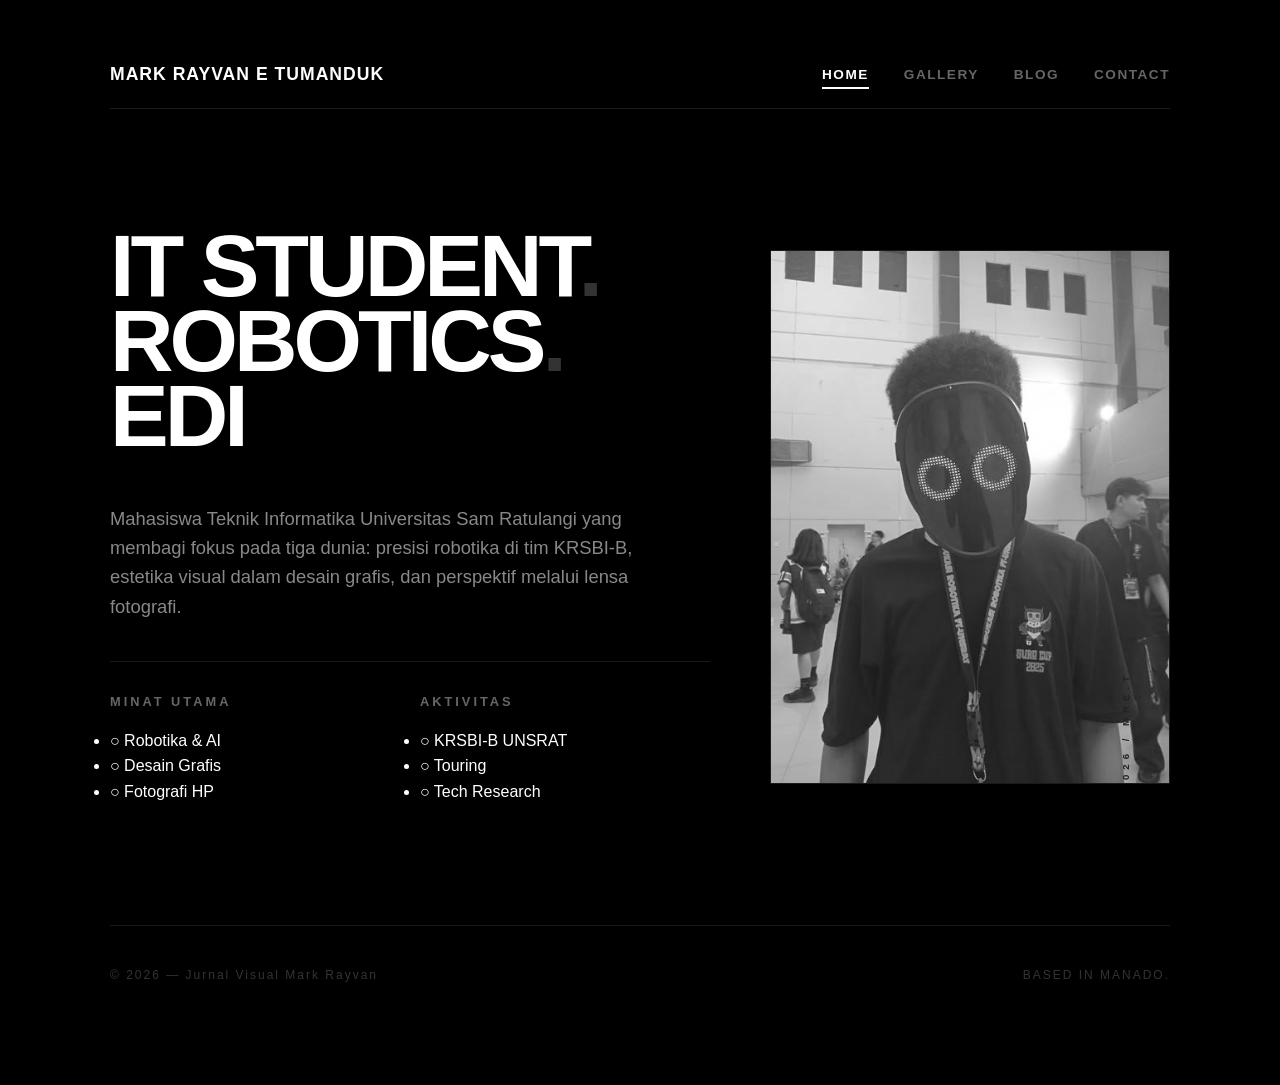
<file: index.html>
<!DOCTYPE html>
<html lang="id">
<head>
    <meta charset="UTF-8">
    <meta name="viewport" content="width=device-width, initial-scale=1.0">
    <title>Home | Mark Rayvan E Tumanduk</title>
    <link rel="stylesheet" href="style.css">
</head>
<body>
    <div class="container">
        <header class="main-header">
            <a href="index.html" class="logo">Mark Rayvan E Tumanduk</a>
            <nav>
                <ul class="nav-links">
                    <li><a href="index.html" class="nav-item">Home</a></li>
                    <li><a href="gallery.html" class="nav-item">Gallery</a></li>
                    <li><a href="blog.html" class="nav-item">Blog</a></li>
                    <li><a href="contact.html" class="nav-item">Contact</a></li>
                </ul>
            </nav>
        </header>

        <main class="hero-section">
            <div class="hero-text">
                <h2 class="main-title">IT STUDENT<span class="accent">.</span><br>ROBOTICS<span class="accent">.</span><br>EDITOR<span class="accent">.</span></h2>
                <div class="description-box">
                    <p class="main-desc">Mahasiswa Teknik Informatika Universitas Sam Ratulangi yang membagi fokus pada tiga dunia: presisi robotika di tim KRSBI-B, estetika visual dalam desain grafis, dan perspektif melalui lensa fotografi.</p>
                    <div class="info-grid">
                        <div class="info-col">
                            <h3 class="overline">Minat Utama</h3>
                            <ul>
                                <li>○ Robotika & AI</li>
                                <li>○ Desain Grafis</li>
                                <li>○ Fotografi HP</li>
                            </ul>
                        </div>
                        <div class="info-col">
                            <h3 class="overline">Aktivitas</h3>
                            <ul>
                                <li>○ KRSBI-B UNSRAT</li>
                                <li>○ Touring</li>
                                <li>○ Tech Research</li>
                            </ul>
                        </div>
                    </div>
                </div>
            </div>
            <div class="hero-image">
                <div class="image-frame">
                    <img src="assets/img/foto_profile.jpg" alt="Mark Rayvan" id="profileImg">
                    <div class="est-label">EST. 2026 / MRE.T</div>
                </div>
            </div>
        </main>

        <footer class="main-footer">
            <p>&copy; 2026 — Jurnal Visual Mark Rayvan</p>
            <p>BASED IN MANADO.</p>
        </footer>
    </div>
    <script src="script.js"></script>
</body>
</html>
</file>
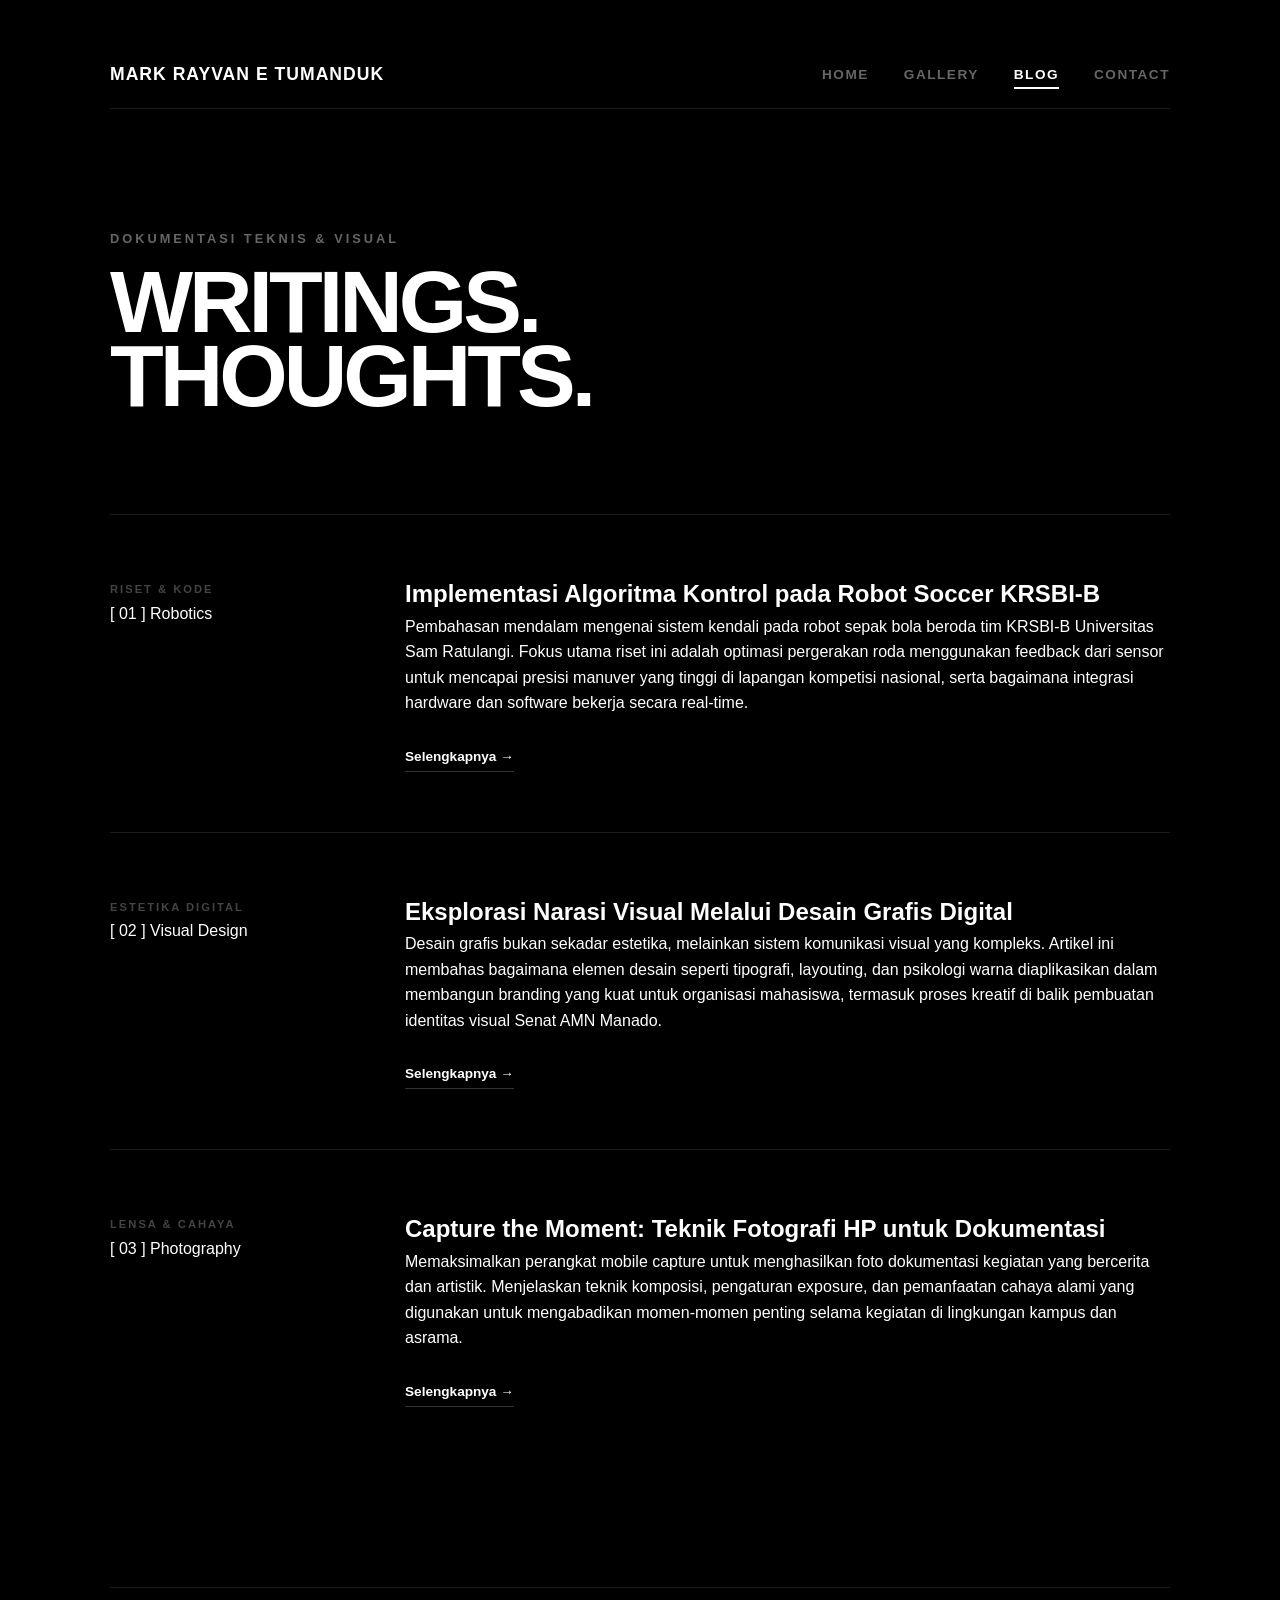
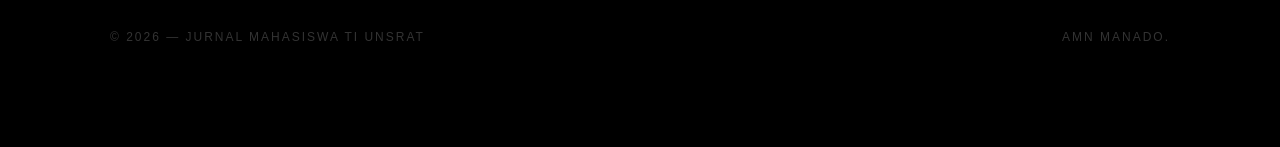
<file: blog.html>
<!DOCTYPE html>
<html lang="id">
<head>
    <meta charset="UTF-8">
    <meta name="viewport" content="width=device-width, initial-scale=1.0">
    <title>Blog | Mark Rayvan</title>
    <link rel="stylesheet" href="style.css">
</head>
<body>
    <div class="container">
        <header class="main-header">
            <a href="index.html" class="logo">Mark Rayvan E Tumanduk</a>
            <nav>
                <ul class="nav-links">
                    <li><a href="index.html" class="nav-item">Home</a></li>
                    <li><a href="gallery.html" class="nav-item">Gallery</a></li>
                    <li><a href="blog.html" class="nav-item active">Blog</a></li>
                    <li><a href="contact.html" class="nav-item">Contact</a></li>
                </ul>
            </nav>
        </header>

        <main>
            <div class="hero-title">
                <p class="overline">Dokumentasi Teknis & Visual</p>
                <h1 class="main-title">Writings<span class="dot">.</span><br>Thoughts<span class="dot">.</span></h1>
            </div>

            <article class="blog-item">
                <div class="meta">
                    <span class="label">Riset & Kode</span>
                    <p class="category">[ 01 ] Robotics</p>
                </div>
                <div class="article-content">
                    <h2>Implementasi Algoritma Kontrol pada Robot Soccer KRSBI-B</h2>
                    <p>Pembahasan mendalam mengenai sistem kendali pada robot sepak bola beroda tim KRSBI-B Universitas Sam Ratulangi. Fokus utama riset ini adalah optimasi pergerakan roda menggunakan feedback dari sensor untuk mencapai presisi manuver yang tinggi di lapangan kompetisi nasional, serta bagaimana integrasi hardware dan software bekerja secara real-time.</p>
                    <a href="pages/post-robotika.html" class="btn-more">Selengkapnya &rarr;</a>
                </div>
            </article>

            <article class="blog-item">
                <div class="meta">
                    <span class="label">Estetika Digital</span>
                    <p class="category">[ 02 ] Visual Design</p>
                </div>
                <div class="article-content">
                    <h2>Eksplorasi Narasi Visual Melalui Desain Grafis Digital</h2>
                    <p>Desain grafis bukan sekadar estetika, melainkan sistem komunikasi visual yang kompleks. Artikel ini membahas bagaimana elemen desain seperti tipografi, layouting, dan psikologi warna diaplikasikan dalam membangun branding yang kuat untuk organisasi mahasiswa, termasuk proses kreatif di balik pembuatan identitas visual Senat AMN Manado.</p>
                    <a href="pages/post-desain.html" class="btn-more">Selengkapnya &rarr;</a>
                </div>
            </article>

            <article class="blog-item">
                <div class="meta">
                    <span class="label">Lensa & Cahaya</span>
                    <p class="category">[ 03 ] Photography</p>
                </div>
                <div class="article-content">
                    <h2>Capture the Moment: Teknik Fotografi HP untuk Dokumentasi</h2>
                    <p>Memaksimalkan perangkat mobile capture untuk menghasilkan foto dokumentasi kegiatan yang bercerita dan artistik. Menjelaskan teknik komposisi, pengaturan exposure, dan pemanfaatan cahaya alami yang digunakan untuk mengabadikan momen-momen penting selama kegiatan di lingkungan kampus dan asrama.</p>
                    <a href="pages/post-fotografi.html" class="btn-more">Selengkapnya &rarr;</a>
                </div>
            </article>
        </main>

        <footer class="main-footer">
            <p>© 2026 — JURNAL MAHASISWA TI UNSRAT</p>
            <p>AMN MANADO.</p>
        </footer>
    </div>
    <script src="script.js"></script>
</body>
</html>
</file>
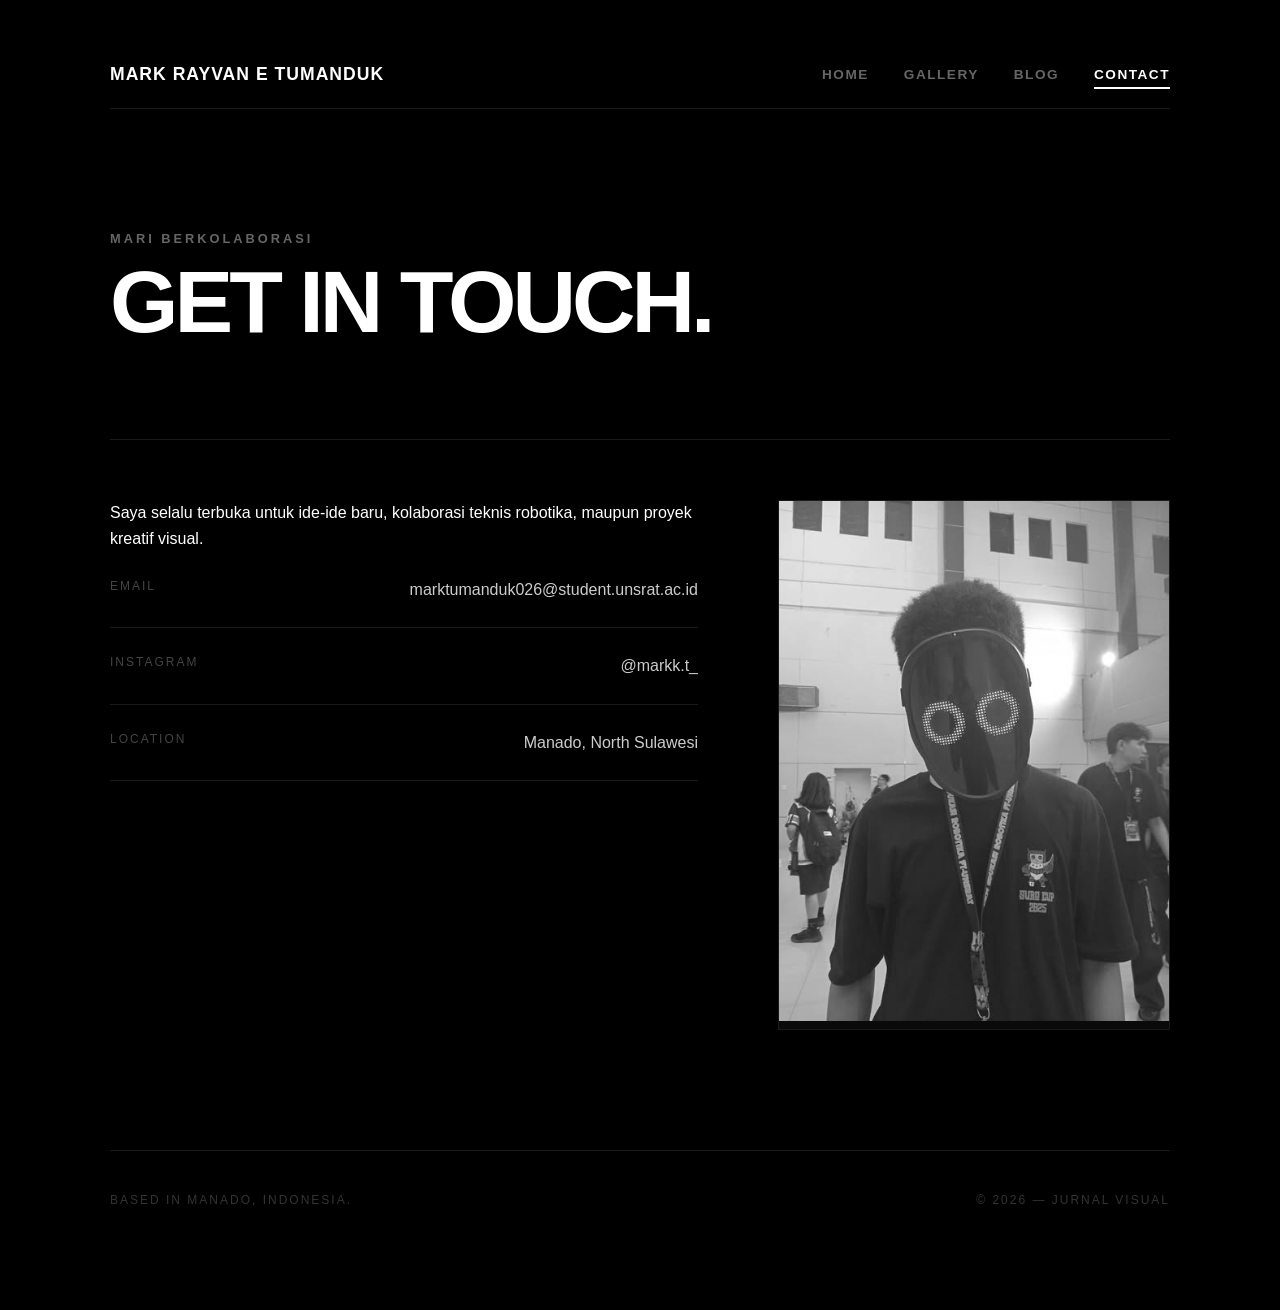
<file: contact.html>
<!DOCTYPE html>
<html lang="id">
<head>
    <meta charset="UTF-8">
    <meta name="viewport" content="width=device-width, initial-scale=1.0">
    <title>Contact | Mark Tumanduk</title>
    <link rel="stylesheet" href="style.css">
</head>
<body>
    <div class="container">
        <header class="main-header">
            <a href="index.html" class="logo">Mark Rayvan E Tumanduk</a>
            <nav>
                <ul class="nav-links">
                    <li><a href="index.html" class="nav-item">Home</a></li>
                    <li><a href="gallery.html" class="nav-item">Gallery</a></li>
                    <li><a href="blog.html" class="nav-item">Blog</a></li>
                    <li><a href="contact.html" class="nav-item active">Contact</a></li>
                </ul>
            </nav>
        </header>

        <main>
            <div class="hero-title">
                <p class="overline">Mari Berkolaborasi</p>
                <h1 class="main-title">Get In Touch<span class="dot">.</span></h1>
            </div>

            <div class="contact-grid">
                <div class="info-section">
                    <p class="description">Saya selalu terbuka untuk ide-ide baru, kolaborasi teknis robotika, maupun proyek kreatif visual.</p>
                    <div class="contact-item">
                        <span class="label">Email</span>
                        <span class="value">marktumanduk026@student.unsrat.ac.id</span>
                    </div>
                    <div class="contact-item">
                        <span class="label">Instagram</span>
                        <span class="value">@markk.t_</span>
                    </div>
                    <div class="contact-item">
                        <span class="label">Location</span>
                        <span class="value">Manado, North Sulawesi</span>
                    </div>
                </div>
                <div class="image-section">
                    <div class="portrait-wrapper">
                        <img src="assets/img/foto_profile.jpg" alt="Portrait" id="contactImg">
                    </div>
                </div>
            </div>
        </main>

        <footer class="main-footer">
            <span>BASED IN MANADO, INDONESIA.</span>
            <span>&copy; 2026 — JURNAL VISUAL</span>
        </footer>
    </div>
    <script src="script.js"></script>
</body>
</html>
</file>
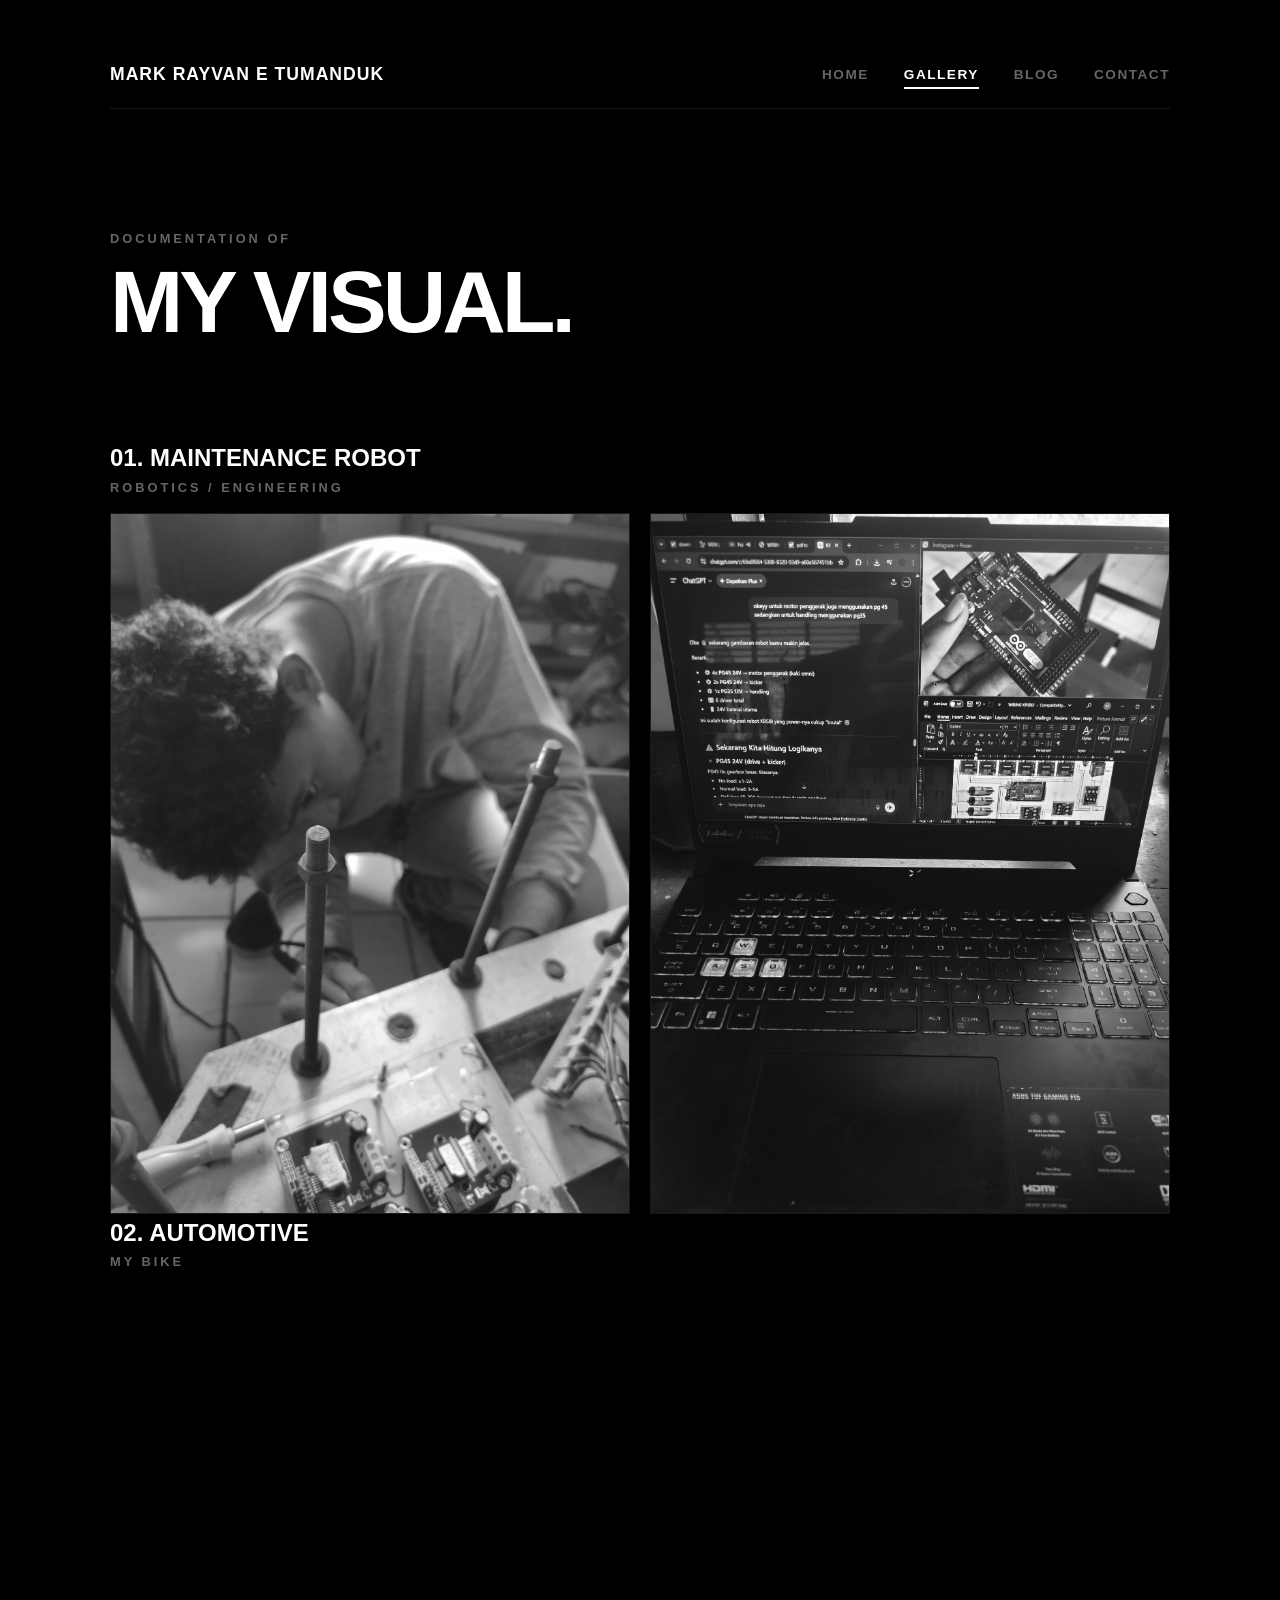
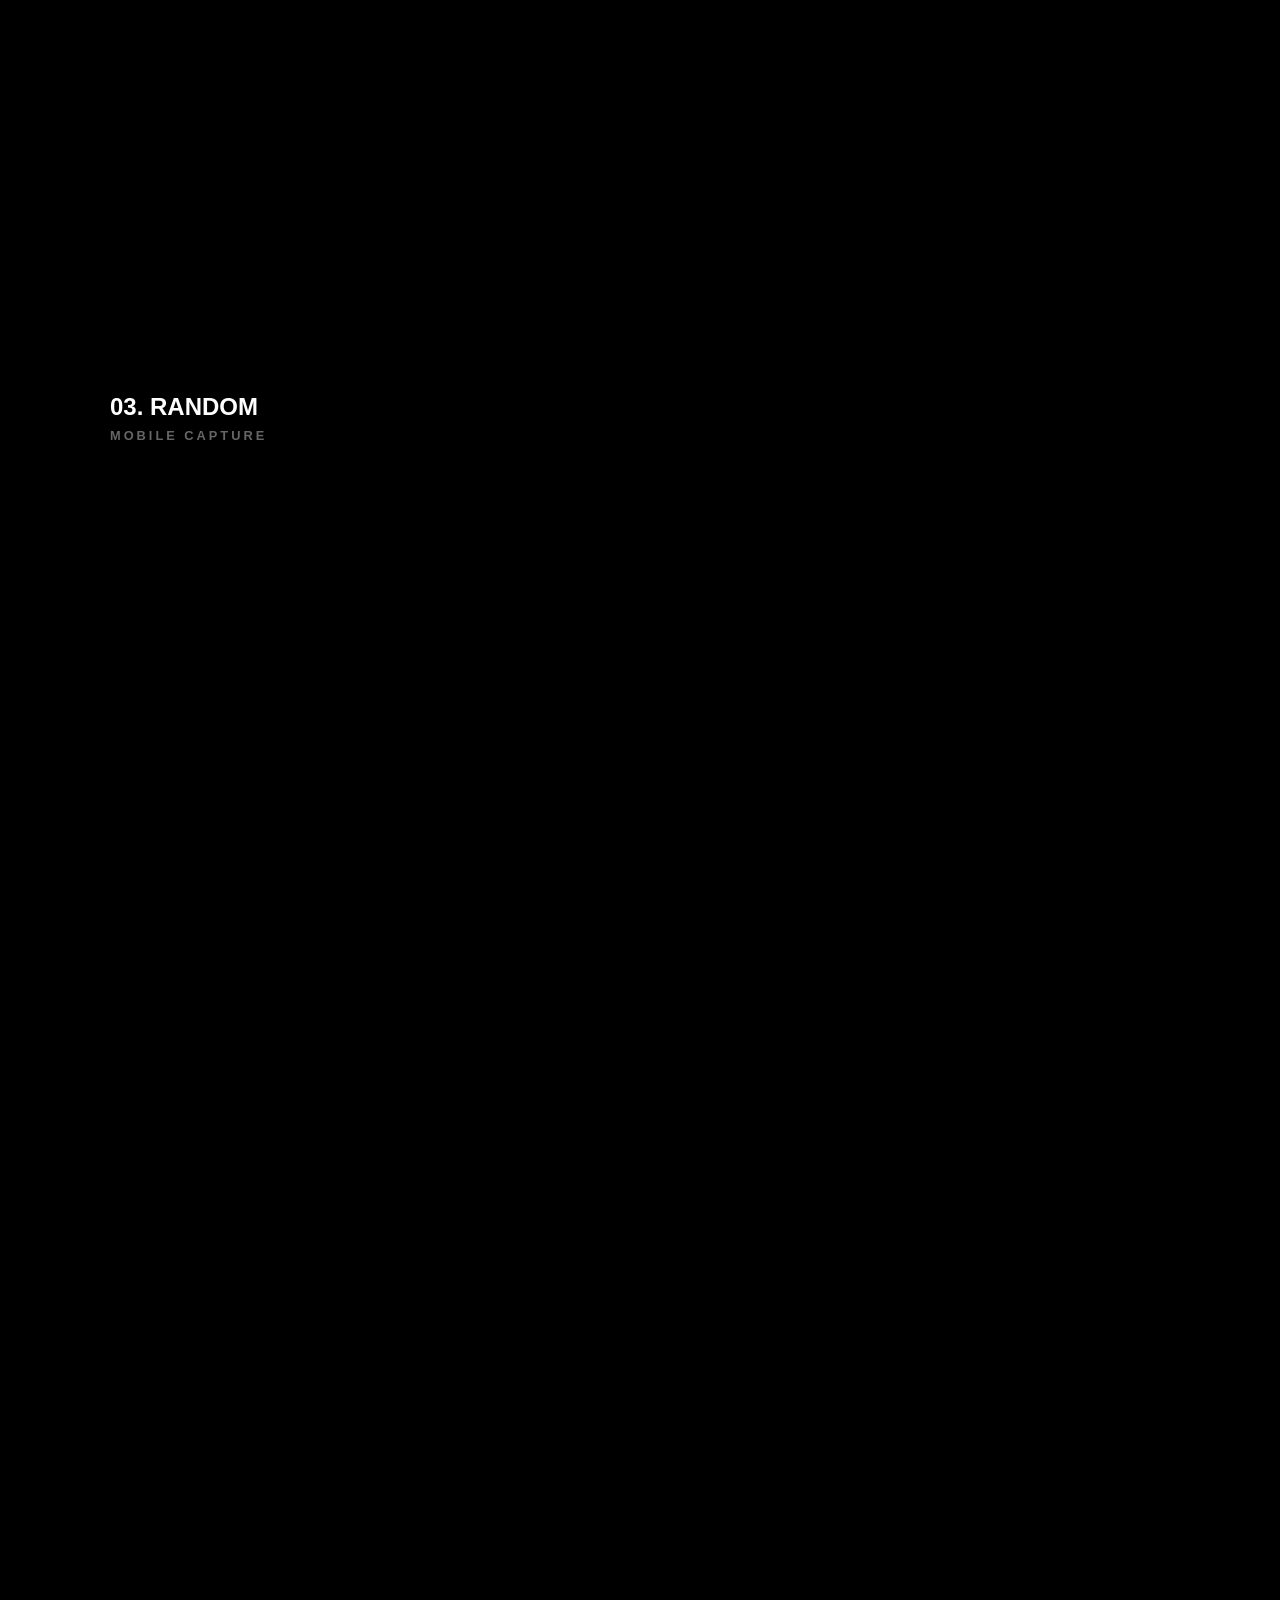
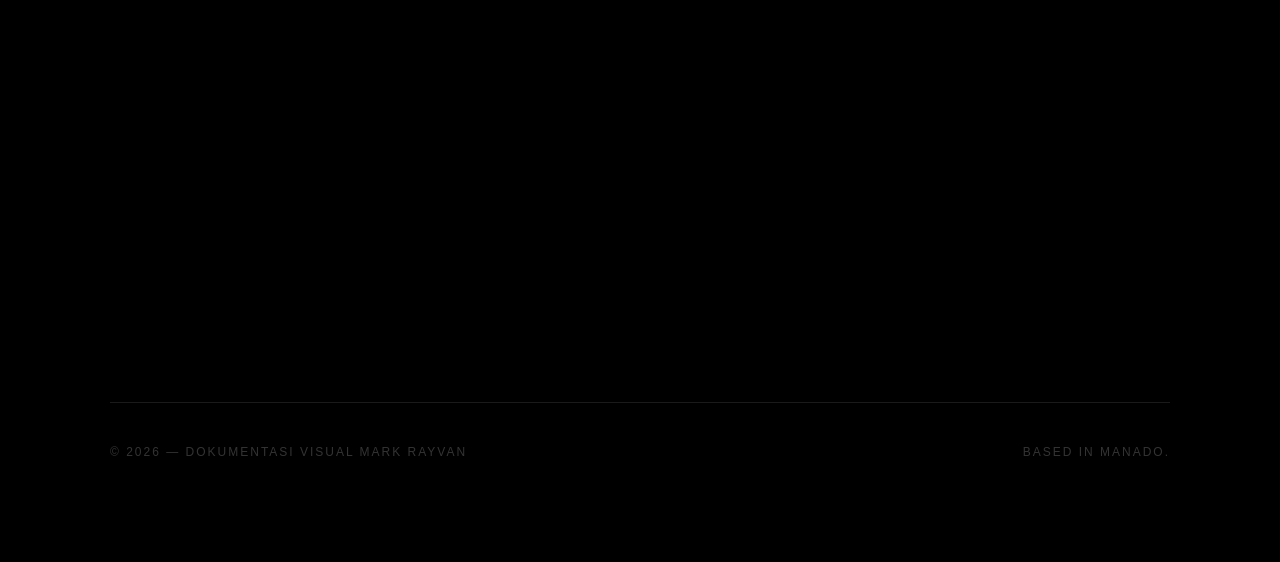
<file: gallery.html>
<!DOCTYPE html>
<html lang="id">
<head>
    <meta charset="UTF-8">
    <meta name="viewport" content="width=device-width, initial-scale=1.0">
    <title>Gallery | Mark Rayvan</title>
    <link rel="stylesheet" href="style.css">
</head>
<body>
    <div class="container">
        <header class="main-header">
            <a href="index.html" class="logo">Mark Rayvan E Tumanduk</a>
            <nav>
                <ul class="nav-links">
                    <li><a href="index.html" class="nav-item">Home</a></li>
                    <li><a href="gallery.html" class="nav-item active">Gallery</a></li>
                    <li><a href="blog.html" class="nav-item">Blog</a></li>
                    <li><a href="contact.html" class="nav-item">Contact</a></li>
                </ul>
            </nav>
        </header>

<main>
            <div class="hero-title">
                <p class="overline">Documentation of</p>
                <h1 class="main-title">My Visual<span class="dot">.</span></h1>
            </div>

            <section class="gallery-section">
                <div class="gallery-header">
                    <h2>01. MAINTENANCE ROBOT</h2>
                    <p class="overline">Robotics / Engineering</p>
                </div>
                <div class="gallery-grid">
                    <a href="assets/img/FotoRobot1.jpg" target="_blank" class="gallery-link"><img src="assets/img/FotoRobot1.jpg" alt="Robot 1"></a>
                    <a href="assets/img/FotoRobot2.jpg" target="_blank" class="gallery-link"><img src="assets/img/FotoRobot2.jpg" alt="Robot 2"></a>
                </div>
            </section>

            <section class="gallery-section">
                <div class="gallery-header">
                    <h2>02. AUTOMOTIVE</h2>
                    <p class="overline">My Bike</p>
                </div>
                <div class="gallery-grid">
                    <a href="assets/img/FotoMotor1.jpg" target="_blank" class="gallery-link"><img src="assets/img/FotoMotor1.jpg" alt="Motor 1"></a>
                    <a href="assets/img/FotoMotor2.jpg" target="_blank" class="gallery-link"><img src="assets/img/FotoMotor2.jpg" alt="Motor 2"></a>
                </div>
            </section>

            <section class="gallery-section">
                <div class="gallery-header">
                    <h2>03. RANDOM</h2>
                    <p class="overline">Mobile Capture</p>
                </div>
                <div class="gallery-grid">
                    <a href="assets/img/Foto1.jpg" target="_blank" class="gallery-link"><img src="assets/img/Foto1.jpg" alt="Foto 1"></a>
                    <a href="assets/img/Foto2.jpg" target="_blank" class="gallery-link"><img src="assets/img/Foto2.jpg" alt="Foto 2"></a>
                    <a href="assets/img/Foto3.jpg" target="_blank" class="gallery-link"><img src="assets/img/Foto3.jpg" alt="Foto 3"></a>
                    <a href="assets/img/Foto4.jpg" target="_blank" class="gallery-link"><img src="assets/img/Foto4.jpg" alt="Foto 4"></a>
                </div>
            </section>
        </main>

        <footer class="main-footer">
            <p>© 2026 — DOKUMENTASI VISUAL MARK RAYVAN</p>
            <p>BASED IN MANADO.</p>
        </footer>
    </div>

    <script src="script.js"></script>
</body>
</html>
</file>
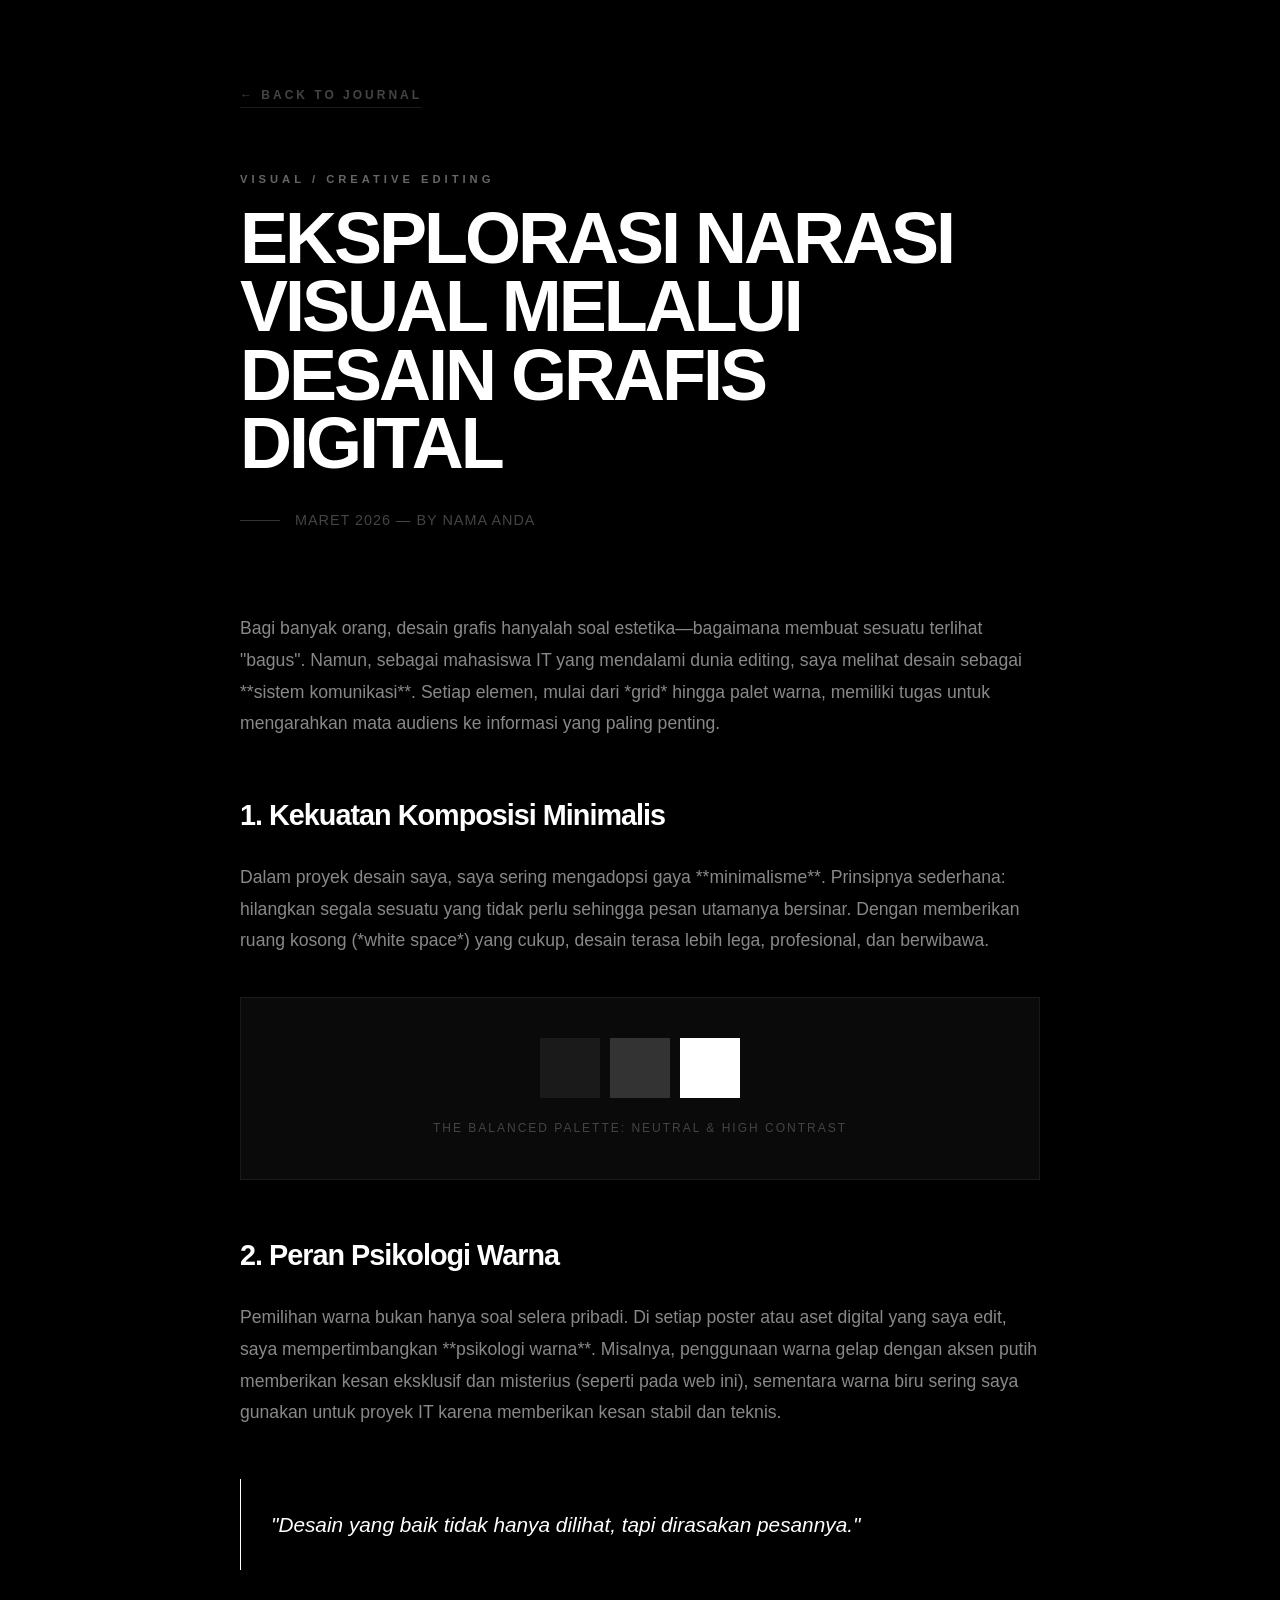
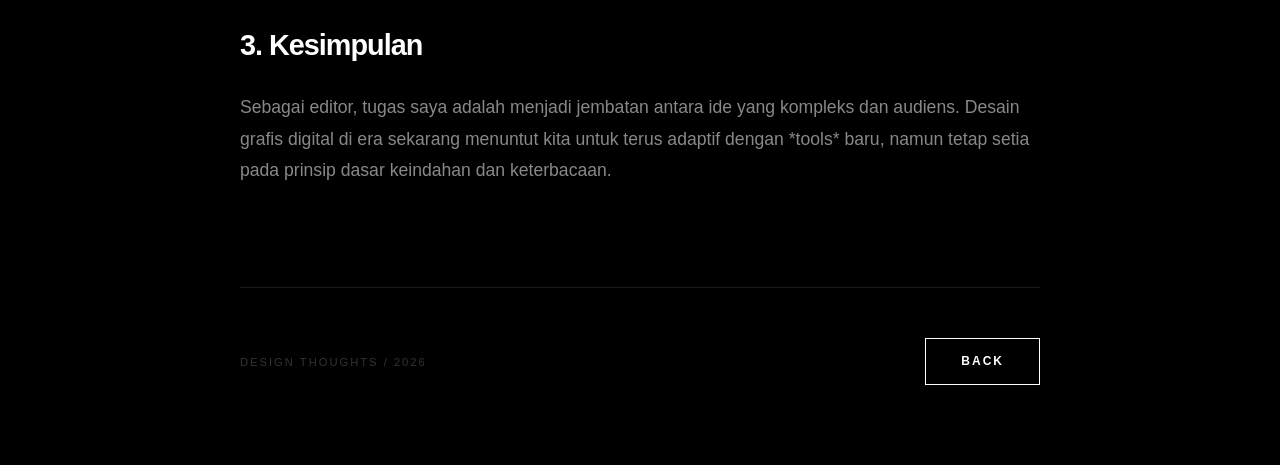
<file: pages/post-desain.html>
<!DOCTYPE html>
<html lang="id">
<head>
    <meta charset="UTF-8">
    <meta name="viewport" content="width=device-width, initial-scale=1.0">
    <title>Eksplorasi Narasi Visual | Design Journal</title>
</head>
<body style="margin: 0; padding: 0; background-color: #000000; color: #ffffff; font-family: 'Helvetica Neue', Helvetica, Arial, sans-serif; line-height: 1.8; -webkit-font-smoothing: antialiased;">

    <div style="max-width: 800px; margin: 0 auto; padding: 80px 20px;">
        
        <nav style="margin-bottom: 60px;">
            <a href="../blog.html" style="color: #444; text-decoration: none; font-size: 0.75rem; text-transform: uppercase; letter-spacing: 3px; font-weight: 700; border-bottom: 1px solid #1a1a1a; padding-bottom: 5px; transition: 0.3s;">&larr; Back to Journal</a>
        </nav>

        <header style="margin-bottom: 80px;">
            <p style="font-size: 0.7rem; color: #666; letter-spacing: 4px; text-transform: uppercase; margin-bottom: 15px; font-weight: 600;">Visual / Creative Editing</p>
            <h1 style="font-size: clamp(2.5rem, 7vw, 4.5rem); font-weight: 800; line-height: 0.95; letter-spacing: -3px; margin: 0; text-transform: uppercase;">
                EKSPLORASI NARASI VISUAL MELALUI DESAIN GRAFIS DIGITAL
            </h1>
            <div style="margin-top: 30px; display: flex; align-items: center; gap: 15px;">
                <div style="width: 40px; height: 1px; background-color: #333;"></div>
                <p style="color: #444; font-size: 0.9rem; margin: 0; letter-spacing: 1px;">MARET 2026 — BY NAMA ANDA</p>
            </div>
        </header>

        <main style="font-size: 1.1rem; color: #888; font-weight: 400;">
            
            <p style="margin-bottom: 30px;">
                Bagi banyak orang, desain grafis hanyalah soal estetika—bagaimana membuat sesuatu terlihat "bagus". Namun, sebagai mahasiswa IT yang mendalami dunia editing, saya melihat desain sebagai **sistem komunikasi**. Setiap elemen, mulai dari *grid* hingga palet warna, memiliki tugas untuk mengarahkan mata audiens ke informasi yang paling penting.
            </p>

            <h2 style="color: #fff; font-size: 1.8rem; margin: 50px 0 20px 0; letter-spacing: -1px; font-weight: 700;">1. Kekuatan Komposisi Minimalis</h2>
            <p style="margin-bottom: 30px;">
                Dalam proyek desain saya, saya sering mengadopsi gaya **minimalisme**. Prinsipnya sederhana: hilangkan segala sesuatu yang tidak perlu sehingga pesan utamanya bersinar. Dengan memberikan ruang kosong (*white space*) yang cukup, desain terasa lebih lega, profesional, dan berwibawa.
            </p>

            <div style="background-color: #0a0a0a; border: 1px solid #1a1a1a; padding: 40px; margin: 40px 0; text-align: center;">
                <div style="display: flex; justify-content: center; gap: 10px; margin-bottom: 20px;">
                    <div style="width: 60px; height: 60px; background-color: #1a1a1a;"></div>
                    <div style="width: 60px; height: 60px; background-color: #333;"></div>
                    <div style="width: 60px; height: 60px; background-color: #fff;"></div>
                </div>
                <p style="font-size: 0.75rem; color: #444; letter-spacing: 2px; margin: 0; text-transform: uppercase;">The Balanced Palette: Neutral & High Contrast</p>
            </div>

            <h2 style="color: #fff; font-size: 1.8rem; margin: 50px 0 20px 0; letter-spacing: -1px; font-weight: 700;">2. Peran Psikologi Warna</h2>
            <p style="margin-bottom: 30px;">
                Pemilihan warna bukan hanya soal selera pribadi. Di setiap poster atau aset digital yang saya edit, saya mempertimbangkan **psikologi warna**. Misalnya, penggunaan warna gelap dengan aksen putih memberikan kesan eksklusif dan misterius (seperti pada web ini), sementara warna biru sering saya gunakan untuk proyek IT karena memberikan kesan stabil dan teknis.
            </p>

            <blockquote style="margin: 50px 0; padding: 30px; border-left: 1px solid #fff; font-style: italic; color: #fff; font-size: 1.3rem; line-height: 1.5;">
                "Desain yang baik tidak hanya dilihat, tapi dirasakan pesannya."
            </blockquote>

            <h2 style="color: #fff; font-size: 1.8rem; margin: 50px 0 20px 0; letter-spacing: -1px; font-weight: 700;">3. Kesimpulan</h2>
            <p style="margin-bottom: 30px;">
                Sebagai editor, tugas saya adalah menjadi jembatan antara ide yang kompleks dan audiens. Desain grafis digital di era sekarang menuntut kita untuk terus adaptif dengan *tools* baru, namun tetap setia pada prinsip dasar keindahan dan keterbacaan.
            </p>

        </main>

        <footer style="margin-top: 100px; padding-top: 50px; border-top: 1px solid #1a1a1a;">
            <div style="display: flex; justify-content: space-between; align-items: center;">
                <p style="font-size: 0.7rem; color: #333; letter-spacing: 2px; text-transform: uppercase;">Design Thoughts / 2026</p>
                <a href="../blog.html" style="color: #fff; text-decoration: none; border: 1px solid #fff; padding: 12px 35px; font-size: 0.75rem; text-transform: uppercase; letter-spacing: 2px; font-weight: 700; transition: 0.3s;">Back</a>
            </div>
        </footer>

    </div>

</body>
</html>
</file>
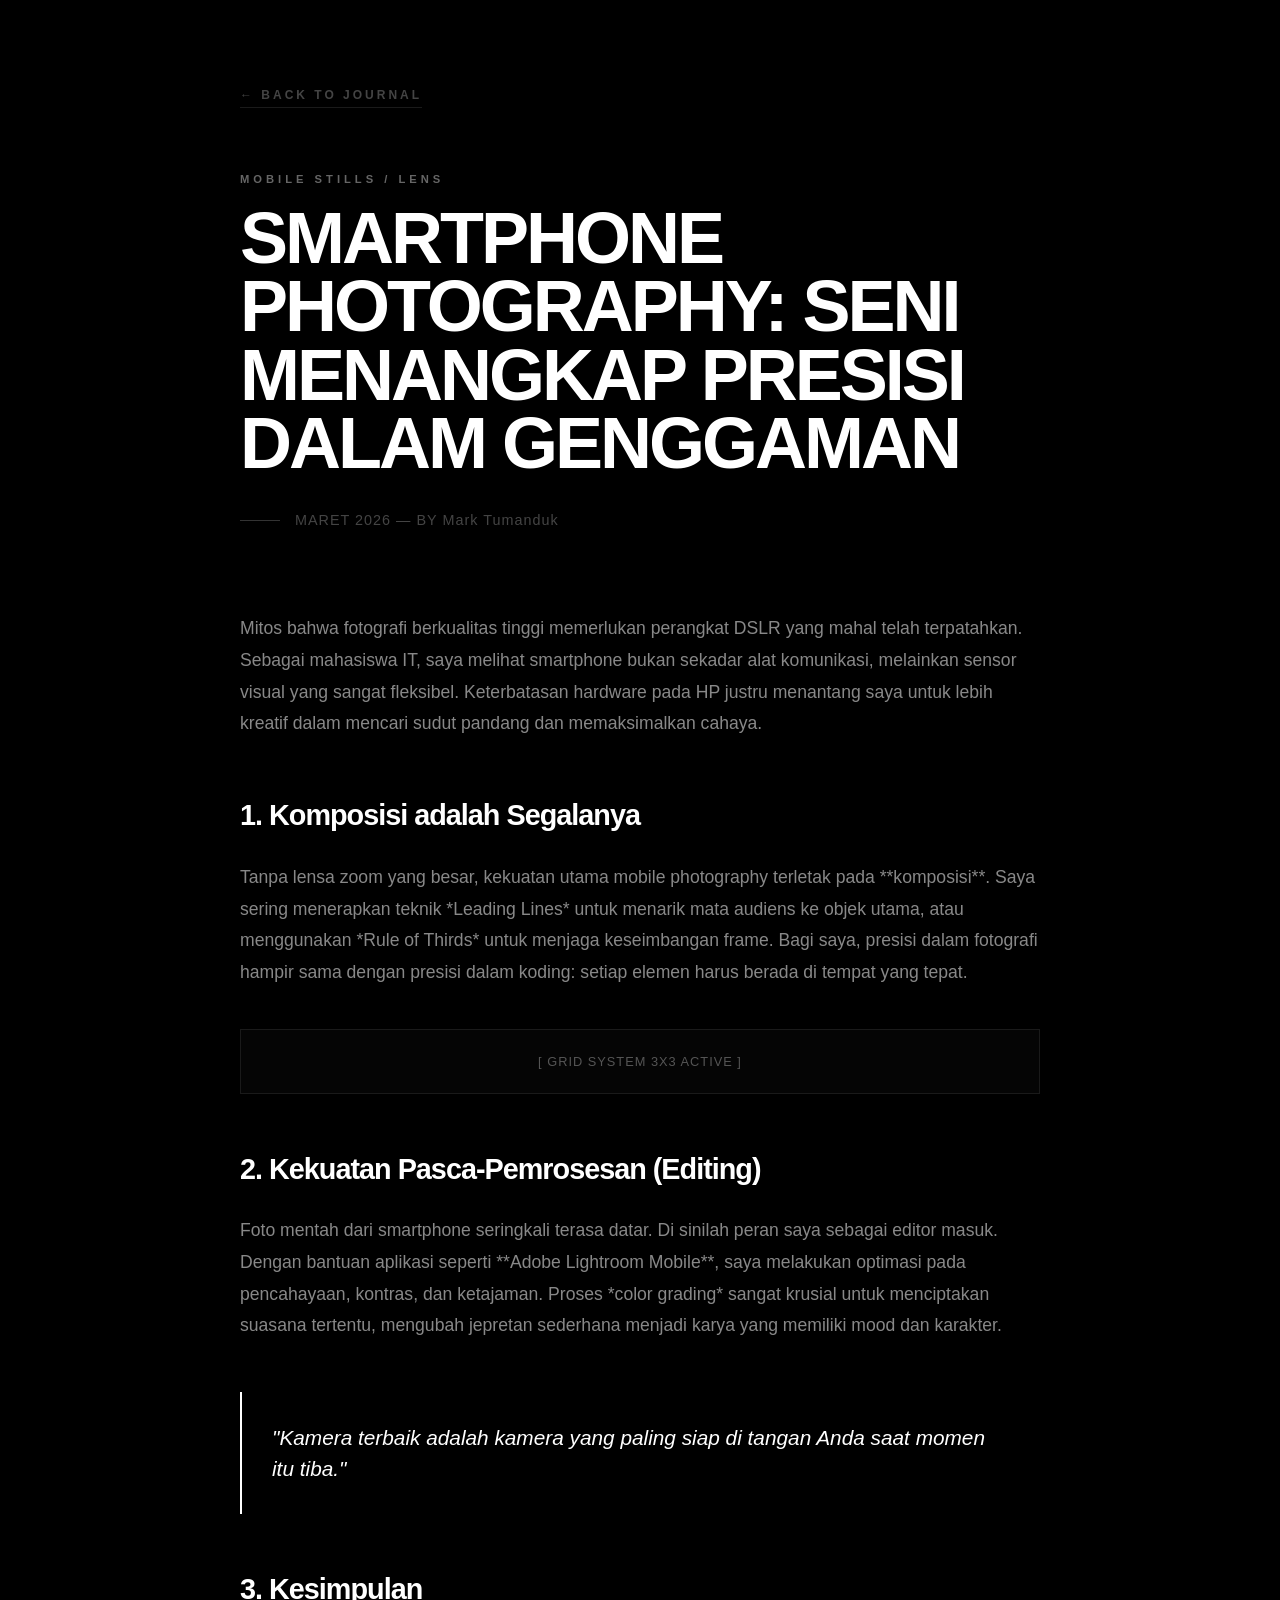
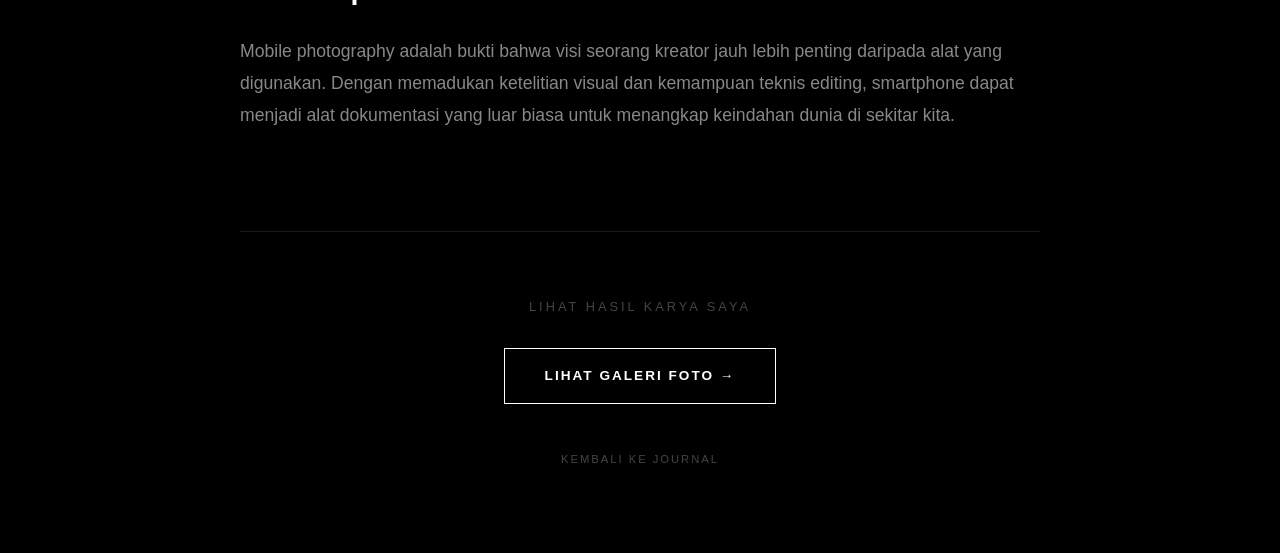
<file: pages/post-fotografi.html>
<!DOCTYPE html>
<html lang="id">
<head>
    <meta charset="UTF-8">
    <meta name="viewport" content="width=device-width, initial-scale=1.0">
    <title>Smartphone Photography | Visual Journal</title>
</head>
<body style="margin: 0; padding: 0; background-color: #000000; color: #ffffff; font-family: 'Helvetica Neue', Helvetica, Arial, sans-serif; line-height: 1.8; -webkit-font-smoothing: antialiased;">

    <div style="max-width: 800px; margin: 0 auto; padding: 80px 20px;">
        
        <nav style="margin-bottom: 60px;">
            <a href="../blog.html" style="color: #444; text-decoration: none; font-size: 0.75rem; text-transform: uppercase; letter-spacing: 3px; font-weight: 700; border-bottom: 1px solid #1a1a1a; padding-bottom: 5px;">&larr; Back to Journal</a>
        </nav>

        <header style="margin-bottom: 80px;">
            <p style="font-size: 0.7rem; color: #666; letter-spacing: 4px; text-transform: uppercase; margin-bottom: 15px; font-weight: 600;">Mobile Stills / Lens</p>
            <h1 style="font-size: clamp(2.5rem, 7vw, 4.5rem); font-weight: 800; line-height: 0.95; letter-spacing: -3px; margin: 0; text-transform: uppercase;">
                SMARTPHONE PHOTOGRAPHY: SENI MENANGKAP PRESISI DALAM GENGGAMAN
            </h1>
            <div style="margin-top: 30px; display: flex; align-items: center; gap: 15px;">
                <div style="width: 40px; height: 1px; background-color: #333;"></div>
                <p style="color: #444; font-size: 0.9rem; margin: 0; letter-spacing: 1px;">MARET 2026 — BY Mark Tumanduk</p>
            </div>
        </header>

        <main style="font-size: 1.1rem; color: #888; font-weight: 400;">
            
            <p style="margin-bottom: 30px;">
                Mitos bahwa fotografi berkualitas tinggi memerlukan perangkat DSLR yang mahal telah terpatahkan. Sebagai mahasiswa IT, saya melihat smartphone bukan sekadar alat komunikasi, melainkan sensor visual yang sangat fleksibel. Keterbatasan hardware pada HP justru menantang saya untuk lebih kreatif dalam mencari sudut pandang dan memaksimalkan cahaya.
            </p>

            <h2 style="color: #fff; font-size: 1.8rem; margin: 50px 0 20px 0; letter-spacing: -1px; font-weight: 700;">1. Komposisi adalah Segalanya</h2>
            <p style="margin-bottom: 30px;">
                Tanpa lensa zoom yang besar, kekuatan utama mobile photography terletak pada **komposisi**. Saya sering menerapkan teknik *Leading Lines* untuk menarik mata audiens ke objek utama, atau menggunakan *Rule of Thirds* untuk menjaga keseimbangan frame. Bagi saya, presisi dalam fotografi hampir sama dengan presisi dalam koding: setiap elemen harus berada di tempat yang tepat.
            </p>

            <div style="border: 1px solid #1a1a1a; padding: 20px; margin: 40px 0; background-color: #050505;">
                <p style="font-size: 0.8rem; color: #555; text-align: center; margin: 0; letter-spacing: 1px;">[ GRID SYSTEM 3X3 ACTIVE ]</p>
            </div>

            <h2 style="color: #fff; font-size: 1.8rem; margin: 50px 0 20px 0; letter-spacing: -1px; font-weight: 700;">2. Kekuatan Pasca-Pemrosesan (Editing)</h2>
            <p style="margin-bottom: 30px;">
                Foto mentah dari smartphone seringkali terasa datar. Di sinilah peran saya sebagai editor masuk. Dengan bantuan aplikasi seperti **Adobe Lightroom Mobile**, saya melakukan optimasi pada pencahayaan, kontras, dan ketajaman. Proses *color grading* sangat krusial untuk menciptakan suasana tertentu, mengubah jepretan sederhana menjadi karya yang memiliki mood dan karakter.
            </p>

            <blockquote style="margin: 50px 0; padding: 30px; border-left: 2px solid #fff; font-style: italic; color: #fff; font-size: 1.3rem; line-height: 1.5;">
                "Kamera terbaik adalah kamera yang paling siap di tangan Anda saat momen itu tiba."
            </blockquote>

            <h2 style="color: #fff; font-size: 1.8rem; margin: 50px 0 20px 0; letter-spacing: -1px; font-weight: 700;">3. Kesimpulan</h2>
            <p style="margin-bottom: 30px;">
                Mobile photography adalah bukti bahwa visi seorang kreator jauh lebih penting daripada alat yang digunakan. Dengan memadukan ketelitian visual dan kemampuan teknis editing, smartphone dapat menjadi alat dokumentasi yang luar biasa untuk menangkap keindahan dunia di sekitar kita.
            </p>

        </main>

        <footer style="margin-top: 100px; padding-top: 50px; border-top: 1px solid #1a1a1a; text-align: center;">
            <p style="font-size: 0.8rem; color: #444; letter-spacing: 3px; text-transform: uppercase; margin-bottom: 30px;">Lihat Hasil Karya Saya</p>
            <a href="../gallery.html" style="display: inline-block; color: #fff; text-decoration: none; border: 1px solid #fff; padding: 15px 40px; font-size: 0.85rem; text-transform: uppercase; letter-spacing: 2px; font-weight: 700; transition: 0.3s;">Lihat Galeri Foto &rarr;</a>
            <div style="margin-top: 40px;">
                <a href="../blog.html" style="color: #444; text-decoration: none; font-size: 0.7rem; text-transform: uppercase; letter-spacing: 2px;">Kembali ke Journal</a>
            </div>
        </footer>

    </div>

</body>
</html>
</file>
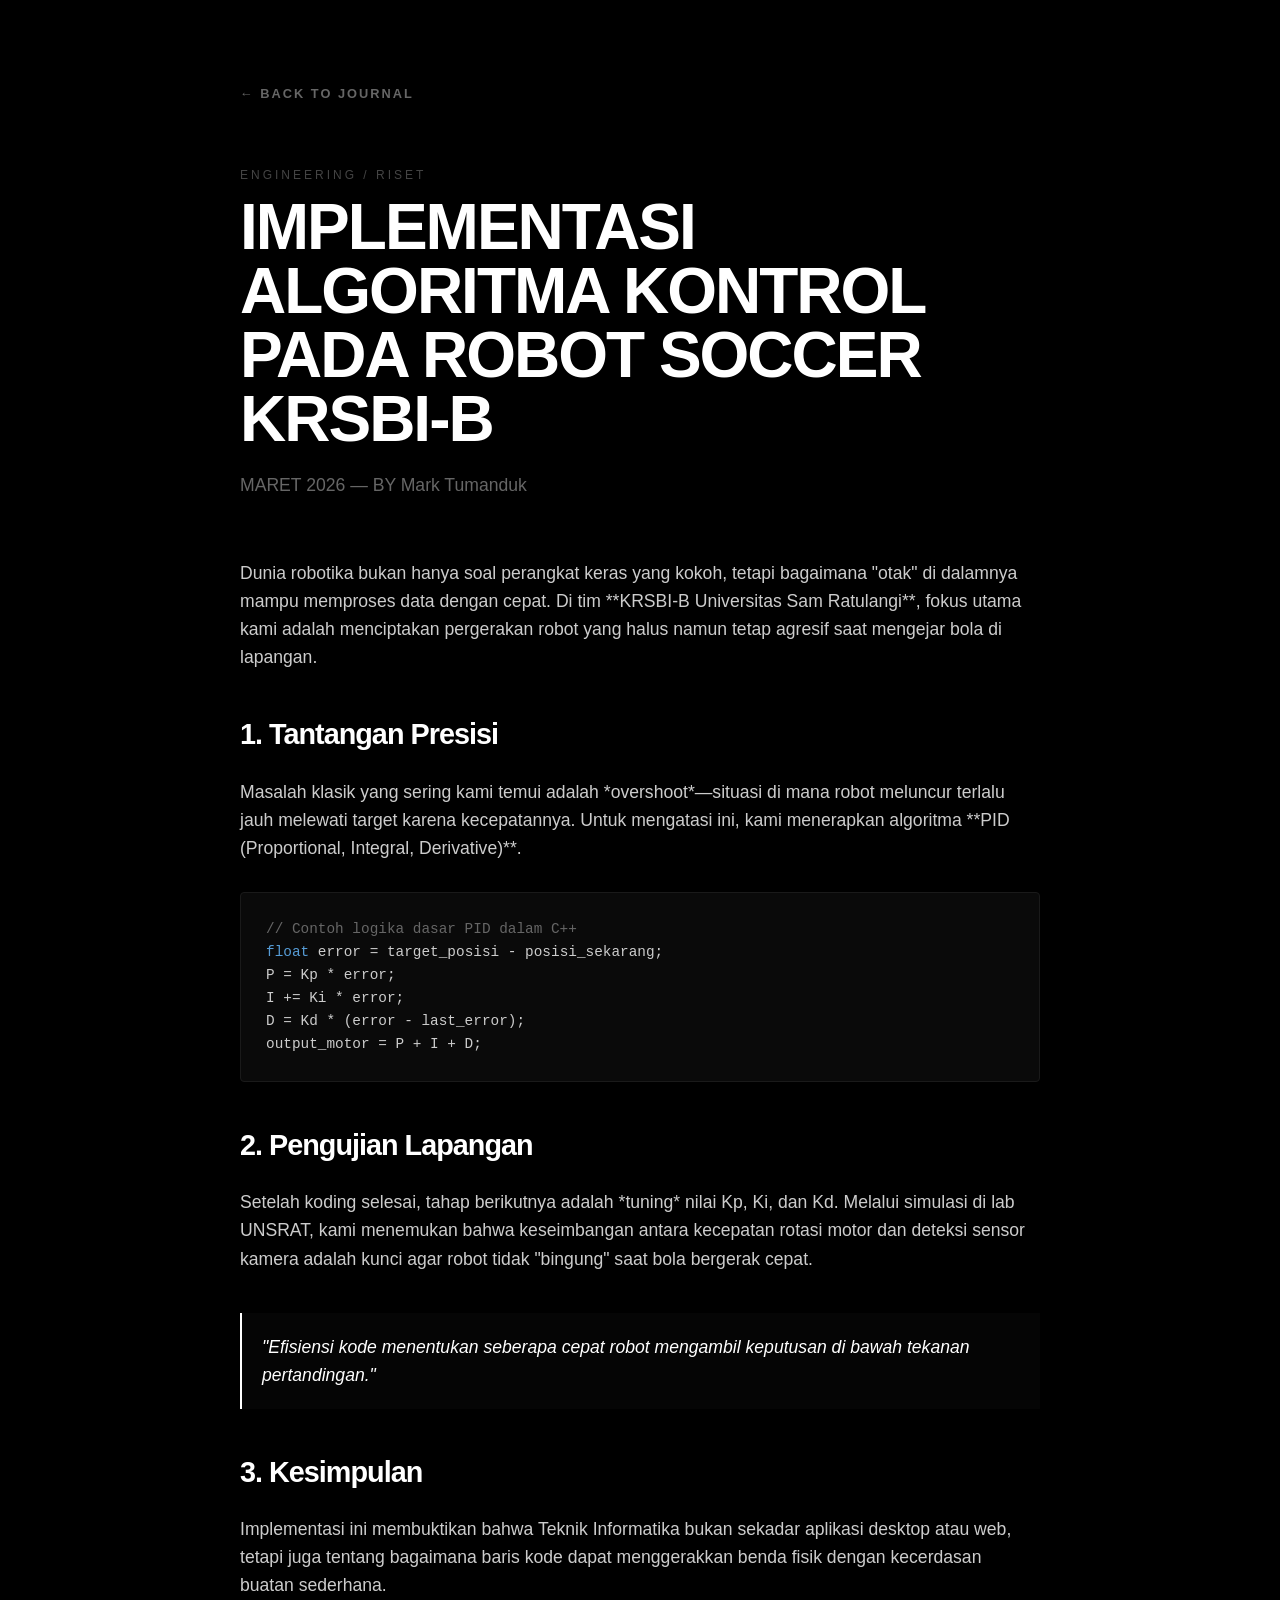
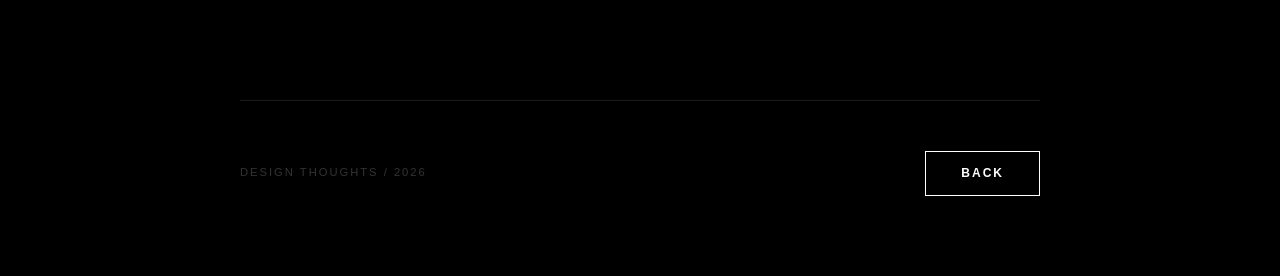
<file: pages/post-robotika.html>
<!DOCTYPE html>
<html lang="id">
<head>
    <meta charset="UTF-8">
    <meta name="viewport" content="width=device-width, initial-scale=1.0">
    <title>Implementasi Algoritma Kontrol | Robotics Journal</title>
</head>
<body style="margin: 0; padding: 0; background-color: #000000; color: #ffffff; font-family: 'Helvetica Neue', Helvetica, Arial, sans-serif; line-height: 1.6;">

    <div style="max-width: 800px; margin: 0 auto; padding: 80px 20px;">
        
        <a href="../blog.html" style="color: #666; text-decoration: none; font-size: 0.8rem; text-transform: uppercase; letter-spacing: 2px; font-weight: 700;">&larr; Back to Journal</a>

        <header style="margin-top: 60px; margin-bottom: 60px;">
            <p style="font-size: 0.75rem; color: #444; letter-spacing: 3px; text-transform: uppercase; margin-bottom: 10px;">Engineering / Riset</p>
            <h1 style="font-size: clamp(2.5rem, 8vw, 4rem); font-weight: 800; line-height: 1; letter-spacing: -2px; margin: 0;">IMPLEMENTASI ALGORITMA KONTROL PADA ROBOT SOCCER KRSBI-B</h1>
            <p style="color: #666; margin-top: 20px; font-size: 1.1rem;">MARET 2026 — BY Mark Tumanduk</p>
        </header>

        <main style="font-size: 1.1rem; color: #ccc;">
            
            <p style="margin-bottom: 25px;">
                Dunia robotika bukan hanya soal perangkat keras yang kokoh, tetapi bagaimana "otak" di dalamnya mampu memproses data dengan cepat. Di tim **KRSBI-B Universitas Sam Ratulangi**, fokus utama kami adalah menciptakan pergerakan robot yang halus namun tetap agresif saat mengejar bola di lapangan.
            </p>

            <h2 style="color: #fff; font-size: 1.8rem; margin: 40px 0 20px 0; letter-spacing: -1px;">1. Tantangan Presisi</h2>
            <p style="margin-bottom: 25px;">
                Masalah klasik yang sering kami temui adalah *overshoot*—situasi di mana robot meluncur terlalu jauh melewati target karena kecepatannya. Untuk mengatasi ini, kami menerapkan algoritma **PID (Proportional, Integral, Derivative)**.
            </p>

            <div style="background-color: #0a0a0a; border: 1px solid #1a1a1a; padding: 25px; border-radius: 4px; margin: 30px 0; font-family: monospace; font-size: 0.9rem; overflow-x: auto;">
                <span style="color: #666;">// Contoh logika dasar PID dalam C++</span><br>
                <span style="color: #569cd6;">float</span> error = target_posisi - posisi_sekarang;<br>
                P = Kp * error;<br>
                I += Ki * error;<br>
                D = Kd * (error - last_error);<br>
                output_motor = P + I + D;
            </div>

            <h2 style="color: #fff; font-size: 1.8rem; margin: 40px 0 20px 0; letter-spacing: -1px;">2. Pengujian Lapangan</h2>
            <p style="margin-bottom: 25px;">
                Setelah koding selesai, tahap berikutnya adalah *tuning* nilai Kp, Ki, dan Kd. Melalui simulasi di lab UNSRAT, kami menemukan bahwa keseimbangan antara kecepatan rotasi motor dan deteksi sensor kamera adalah kunci agar robot tidak "bingung" saat bola bergerak cepat.
            </p>

            <blockquote style="margin: 40px 0; padding: 20px; border-left: 2px solid #fff; background-color: #050505; font-style: italic; color: #fff;">
                "Efisiensi kode menentukan seberapa cepat robot mengambil keputusan di bawah tekanan pertandingan."
            </blockquote>

            <h2 style="color: #fff; font-size: 1.8rem; margin: 40px 0 20px 0; letter-spacing: -1px;">3. Kesimpulan</h2>
            <p style="margin-bottom: 25px;">
                Implementasi ini membuktikan bahwa Teknik Informatika bukan sekadar aplikasi desktop atau web, tetapi juga tentang bagaimana baris kode dapat menggerakkan benda fisik dengan kecerdasan buatan sederhana.
            </p>

        </main>

        <footer style="margin-top: 100px; padding-top: 50px; border-top: 1px solid #1a1a1a;">
            <div style="display: flex; justify-content: space-between; align-items: center;">
                <p style="font-size: 0.7rem; color: #333; letter-spacing: 2px; text-transform: uppercase;">Design Thoughts / 2026</p>
                <a href="../blog.html" style="color: #fff; text-decoration: none; border: 1px solid #fff; padding: 12px 35px; font-size: 0.75rem; text-transform: uppercase; letter-spacing: 2px; font-weight: 700; transition: 0.3s;">Back</a>
            </div>
        </footer>

    </div>

</body>
</html>
</file>
<file: style.css>
* {
    margin: 0;
    padding: 0;
    box-sizing: border-box;
}

body {
    background-color: #000000;
    color: #ffffff;
    font-family: 'Helvetica Neue', Helvetica, Arial, sans-serif;
    line-height: 1.6;
    -webkit-font-smoothing: antialiased;
    overflow-x: hidden;
}

.container {
    max-width: 1100px;
    margin: 0 auto;
    padding: 60px 20px;
    min-height: 100vh;
    display: flex;
    flex-direction: column;
}

/* HEADER & NAVIGATION */
.main-header {
    display: flex;
    justify-content: space-between;
    align-items: center;
    margin-bottom: 120px;
    padding-bottom: 20px;
    border-bottom: 1px solid #1a1a1a;
}

.logo {
    font-size: 1.1rem;
    font-weight: 700;
    letter-spacing: 1px;
    color: #fff;
    text-decoration: none;
    text-transform: uppercase;
}

.nav-links {
    list-style: none;
    display: flex;
    gap: 35px;
}

.nav-item {
    color: #666;
    text-decoration: none;
    font-size: 0.85rem;
    text-transform: uppercase;
    letter-spacing: 1.5px;
    font-weight: 600;
    transition: 0.3s;
}

.nav-item:hover, .nav-item.active {
    color: #fff;
}

.nav-item.active {
    border-bottom: 2px solid #fff;
    padding-bottom: 5px;
}

/* HERO SECTION (HOME) */
.hero-section {
    display: flex;
    flex-direction: row;
    flex-wrap: wrap;
    gap: 60px;
    align-items: center;
    flex: 1;
}

.hero-text {
    flex: 1.5;
    min-width: 320px;
}

.main-title {
    font-size: clamp(3rem, 8vw, 5.5rem);
    font-weight: 800;
    line-height: 0.85;
    letter-spacing: -4px;
    margin-bottom: 50px;
    text-transform: uppercase;
}

.accent { color: #333; }

.main-desc {
    font-size: 1.15rem;
    color: #888;
    margin-bottom: 40px;
    max-width: 550px;
}

/* GRID SYSTEM */
.info-grid, .gallery-grid, .contact-grid {
    display: grid;
    gap: 20px;
}

.info-grid { 
    grid-template-columns: 1fr 1fr; 
    border-top: 1px solid #1a1a1a; 
    padding-top: 30px; 
}

.gallery-grid { 
    grid-template-columns: 1fr 1fr; 
    border-top: none; 
}

.contact-grid { 
    grid-template-columns: 1.2fr 0.8fr; 
    gap: 80px; 
    border-top: 1px solid #1a1a1a; 
    padding-top: 60px; 
}

/* BLOG & JOURNAL */
.hero-title { margin-bottom: 100px; }
.overline { 
    font-size: 0.8rem; 
    color: #666; 
    letter-spacing: 3px; 
    text-transform: uppercase; 
    margin-bottom: 15px; 
    font-weight: 600; 
}

.blog-item {
    border-top: 1px solid #1a1a1a;
    padding: 60px 0;
    display: grid;
    grid-template-columns: 1fr 3fr;
    gap: 40px;
}

.meta .label { 
    font-size: 0.7rem; 
    color: #444; 
    letter-spacing: 2px; 
    text-transform: uppercase; 
    font-weight: 700; 
}

.btn-more { 
    display: inline-block; 
    margin-top: 30px; 
    color: #fff; 
    text-decoration: none; 
    border-bottom: 1px solid #333; 
    padding-bottom: 3px; 
    font-weight: 700; 
    font-size: 0.85rem; 
}

/* IMAGES & FRAMES */
.hero-image {
    flex: 1;
    display: flex;
    justify-content: flex-end;
    min-width: 300px;
}

.image-frame, .portrait-wrapper, .gallery-link {
    position: relative;
    background-color: #0a0a0a;
    border: 1px solid #1a1a1a;
    overflow: hidden;
}

.image-frame { aspect-ratio: 3/4; width: 100%; max-width: 420px; }

img {
    width: 100%;
    height: 100%;
    object-fit: cover;
    filter: grayscale(1);
    transition: 0.5s ease;
}

img:hover {
    filter: grayscale(0) contrast(1.1);
}

.est-label {
    position: absolute;
    bottom: 20px;
    right: -40px;
    transform: rotate(-90deg);
    color: #222;
    font-size: 0.6rem;
    letter-spacing: 5px;
    font-weight: 800;
}

/* CONTACT */
.contact-item {
    display: flex;
    justify-content: space-between;
    padding: 25px 0;
    border-bottom: 1px solid #1a1a1a;
}

.contact-item .label { color: #444; text-transform: uppercase; font-size: 0.75rem; letter-spacing: 2px; }
.contact-item .value { color: #ccc; }

/* FOOTER */
.main-footer {
    margin-top: 120px;
    padding: 40px 0;
    border-top: 1px solid #1a1a1a;
    display: flex;
    justify-content: space-between;
    font-size: 0.75rem;
    color: #333;
    letter-spacing: 2px;
}
</file>
